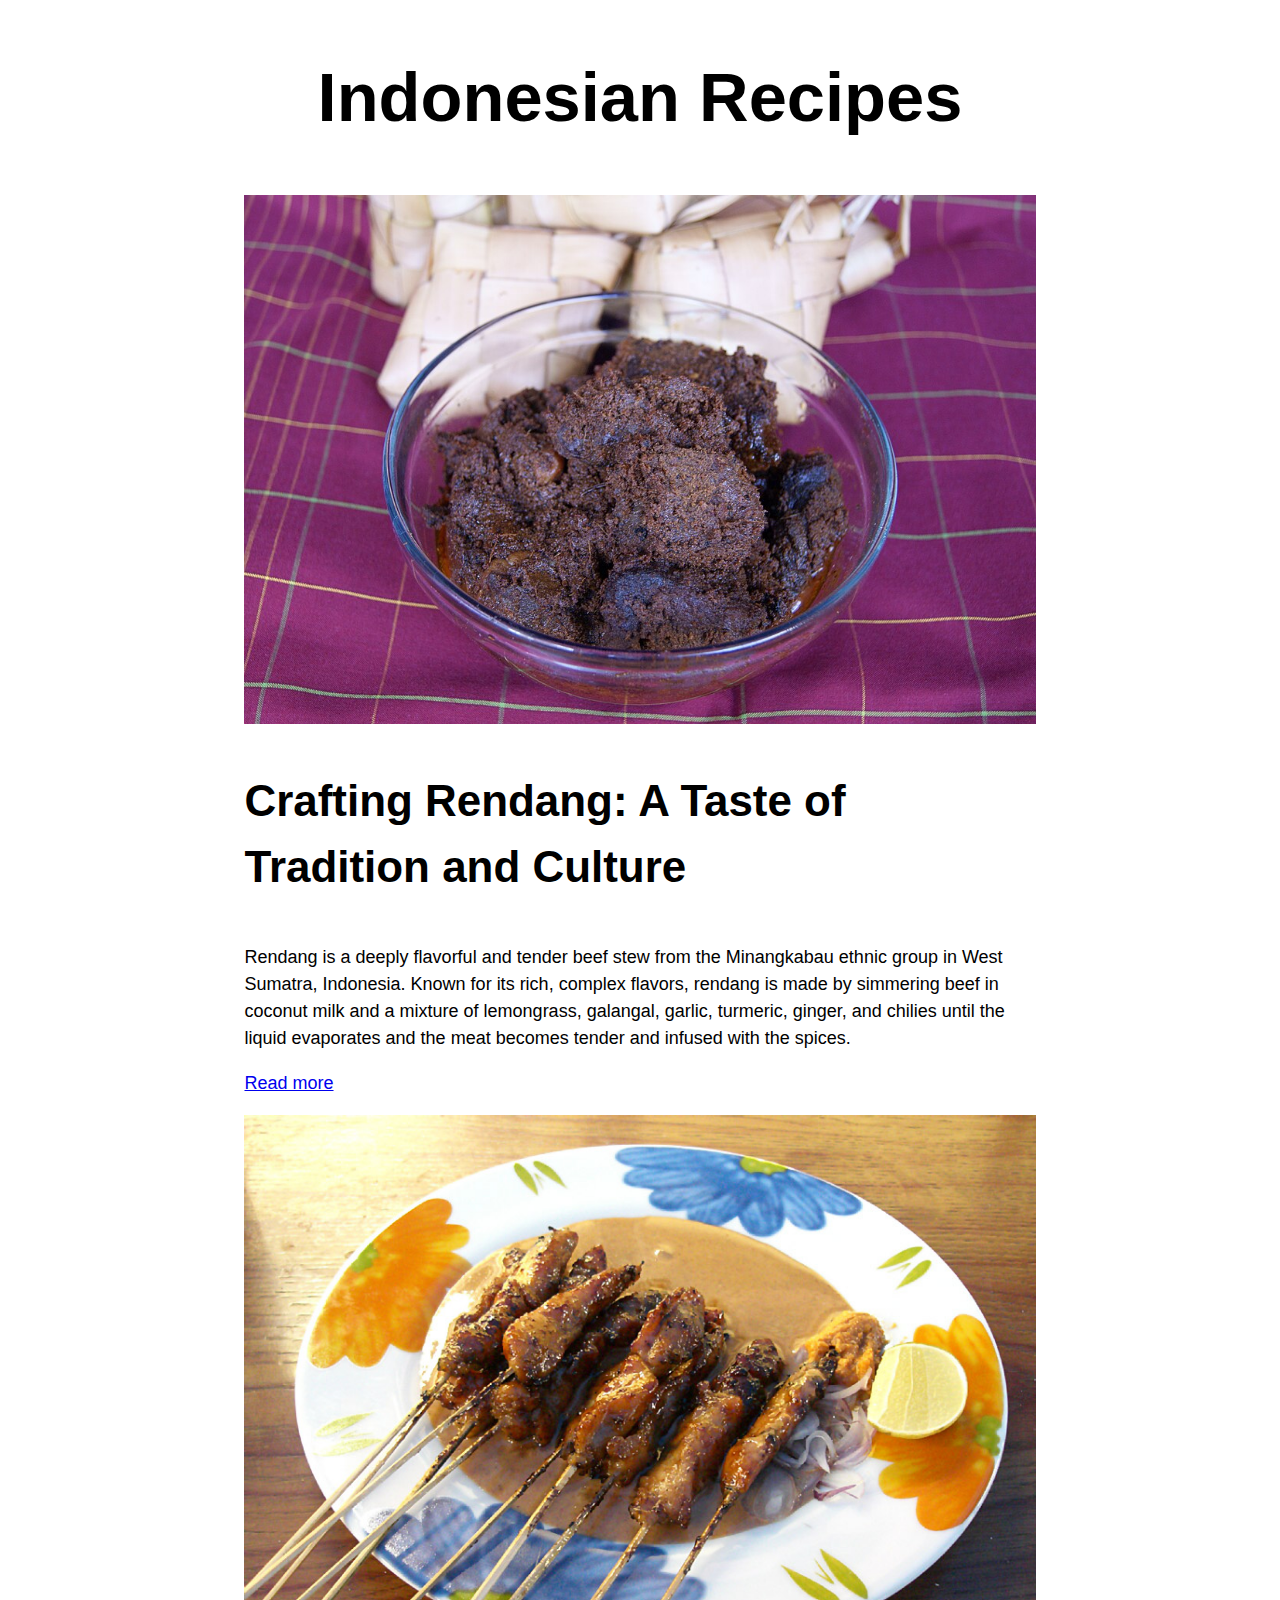
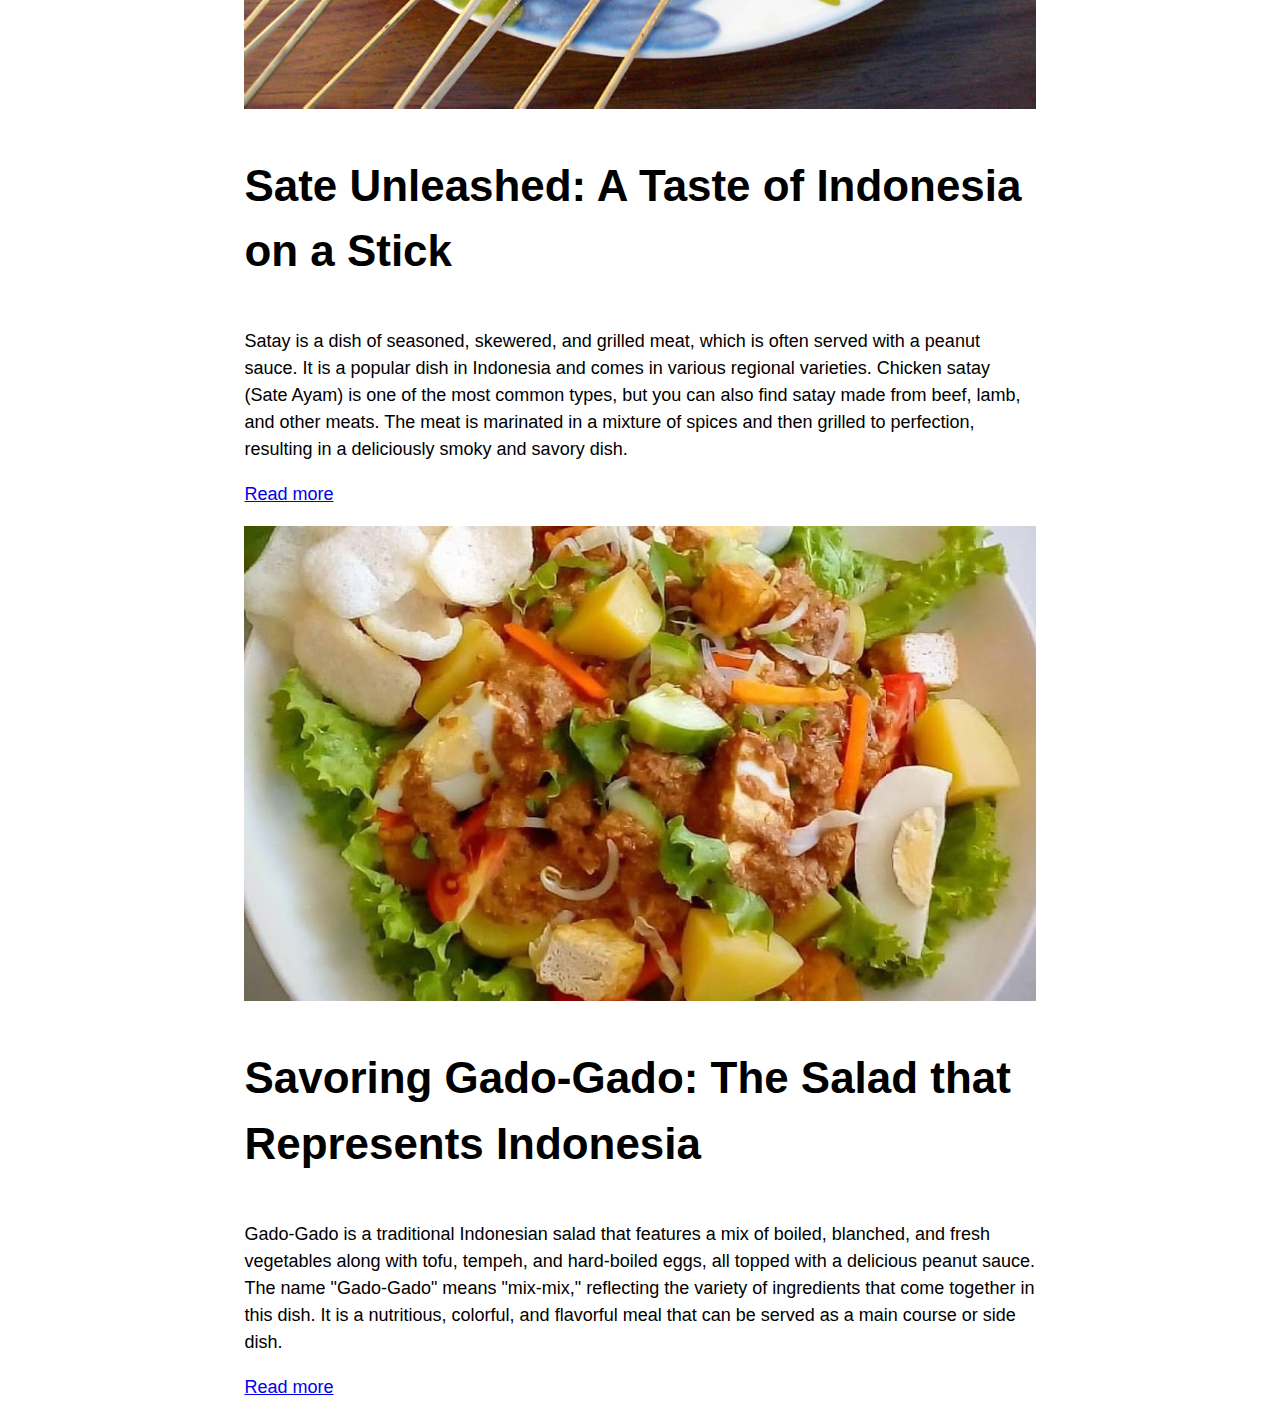
<file: index.html>
<!DOCTYPE html>
<html lang="en">
<head>
    <meta charset="UTF-8">
    <meta name="viewport" content="width=device-width, initial-scale=1.0">
    <link rel="stylesheet" href="styles.css">
    <title>Indonesian Recipes</title>
</head>
<body>
    <h1 id="header">Indonesian Recipes</h1>
    <img src="./images/rendang.jpg" alt="rendang">
    <h3>Crafting Rendang: A Taste of Tradition and Culture</h3>
    <p>Rendang is a deeply flavorful and tender beef stew from the Minangkabau ethnic group in West Sumatra, Indonesia. Known for its rich, complex flavors, rendang is made by simmering beef in coconut milk and a mixture of lemongrass, galangal, garlic, turmeric, ginger, and chilies until the liquid evaporates and the meat becomes tender and infused with the spices.</p>
    <p><a href="./recipes/rendang.html">Read more</a></p>
    <img src="./images/sate.jpg" alt="sate">
    <h3>Sate Unleashed: A Taste of Indonesia on a Stick</h3>
    <p>Satay is a dish of seasoned, skewered, and grilled meat, which is often served with a peanut sauce. It is a popular dish in Indonesia and comes in various regional varieties. Chicken satay (Sate Ayam) is one of the most common types, but you can also find satay made from beef, lamb, and other meats. The meat is marinated in a mixture of spices and then grilled to perfection, resulting in a deliciously smoky and savory dish.</p>
    <p><a href="./recipes/sate.html">Read more</a></p>
    <img src="./images/gado.jpg" alt="gado-gado">
    <h3>Savoring Gado-Gado: The Salad that Represents Indonesia</h3>
    <p>Gado-Gado is a traditional Indonesian salad that features a mix of boiled, blanched, and fresh vegetables along with tofu, tempeh, and hard-boiled eggs, all topped with a delicious peanut sauce. The name "Gado-Gado" means "mix-mix," reflecting the variety of ingredients that come together in this dish. It is a nutritious, colorful, and flavorful meal that can be served as a main course or side dish.</p>
    <p><a href="./recipes/gado.html">Read more</a></p>
</body>
</html>
</file>
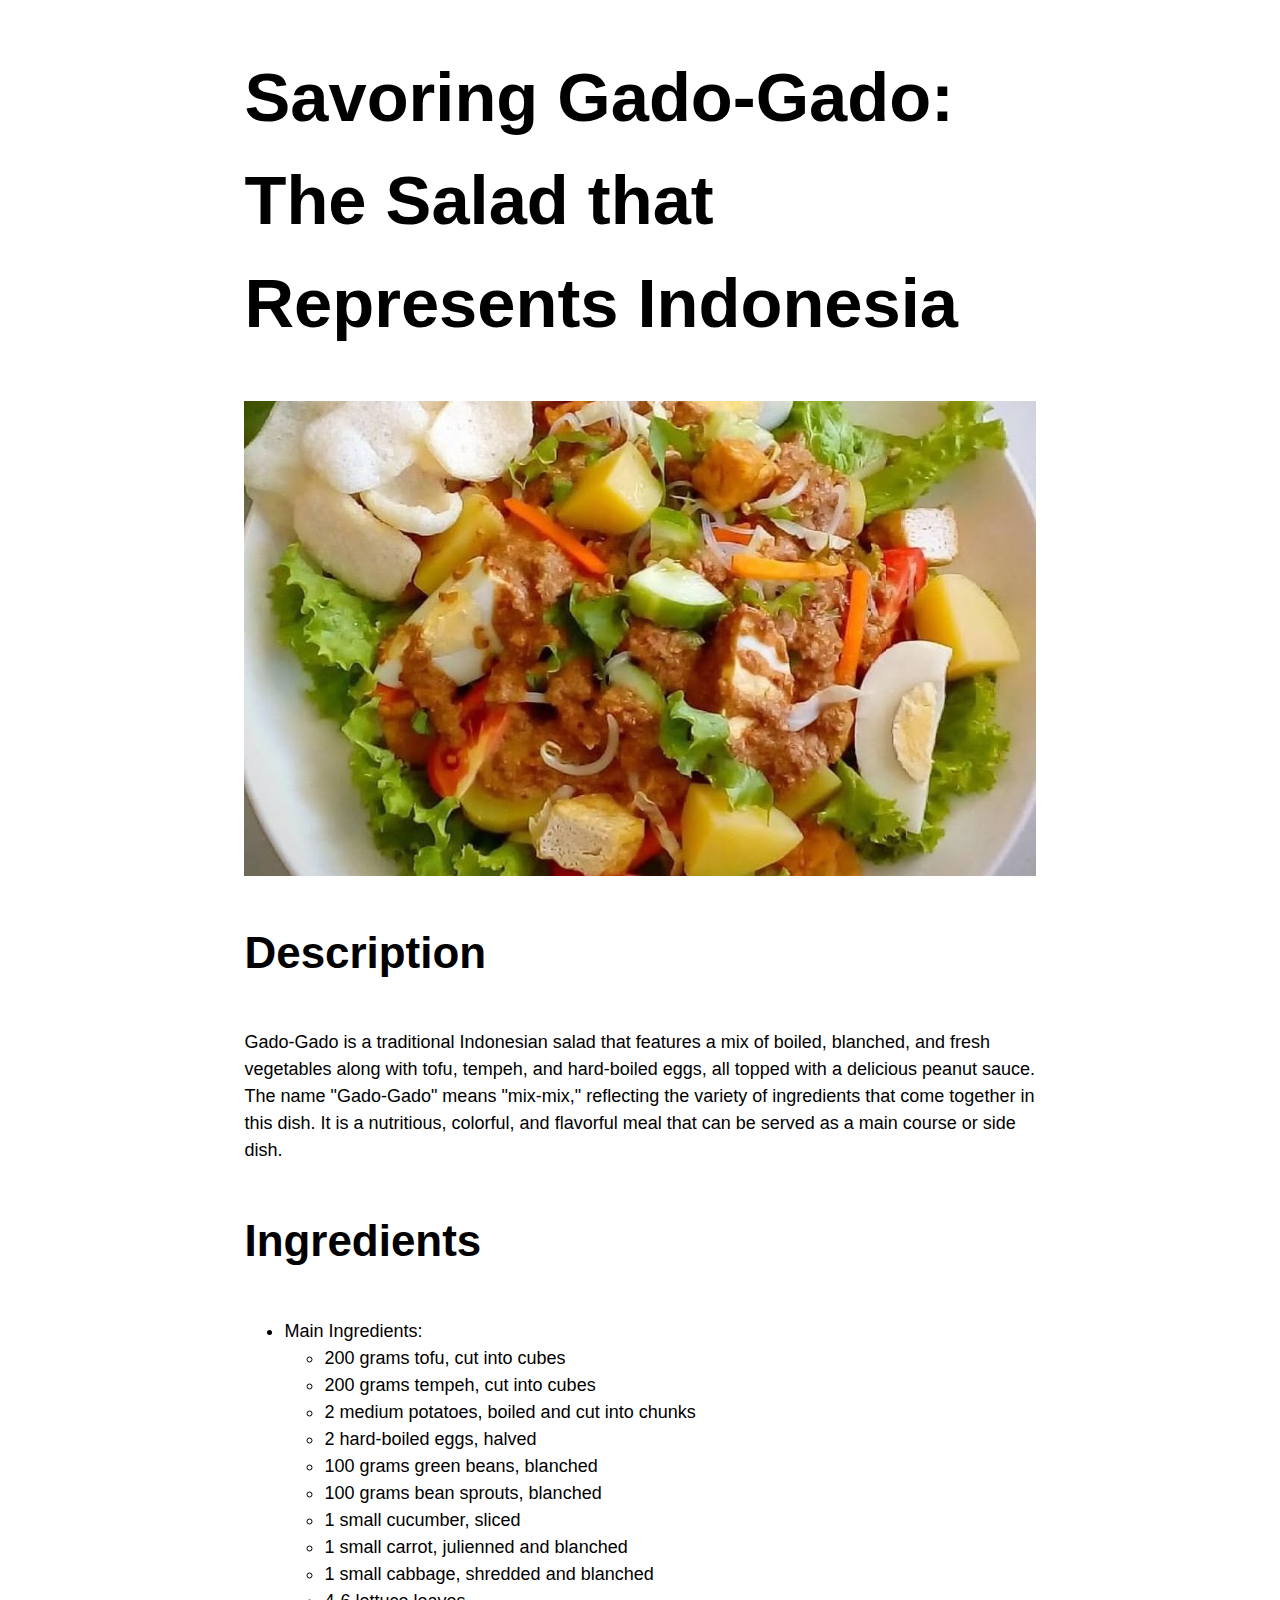
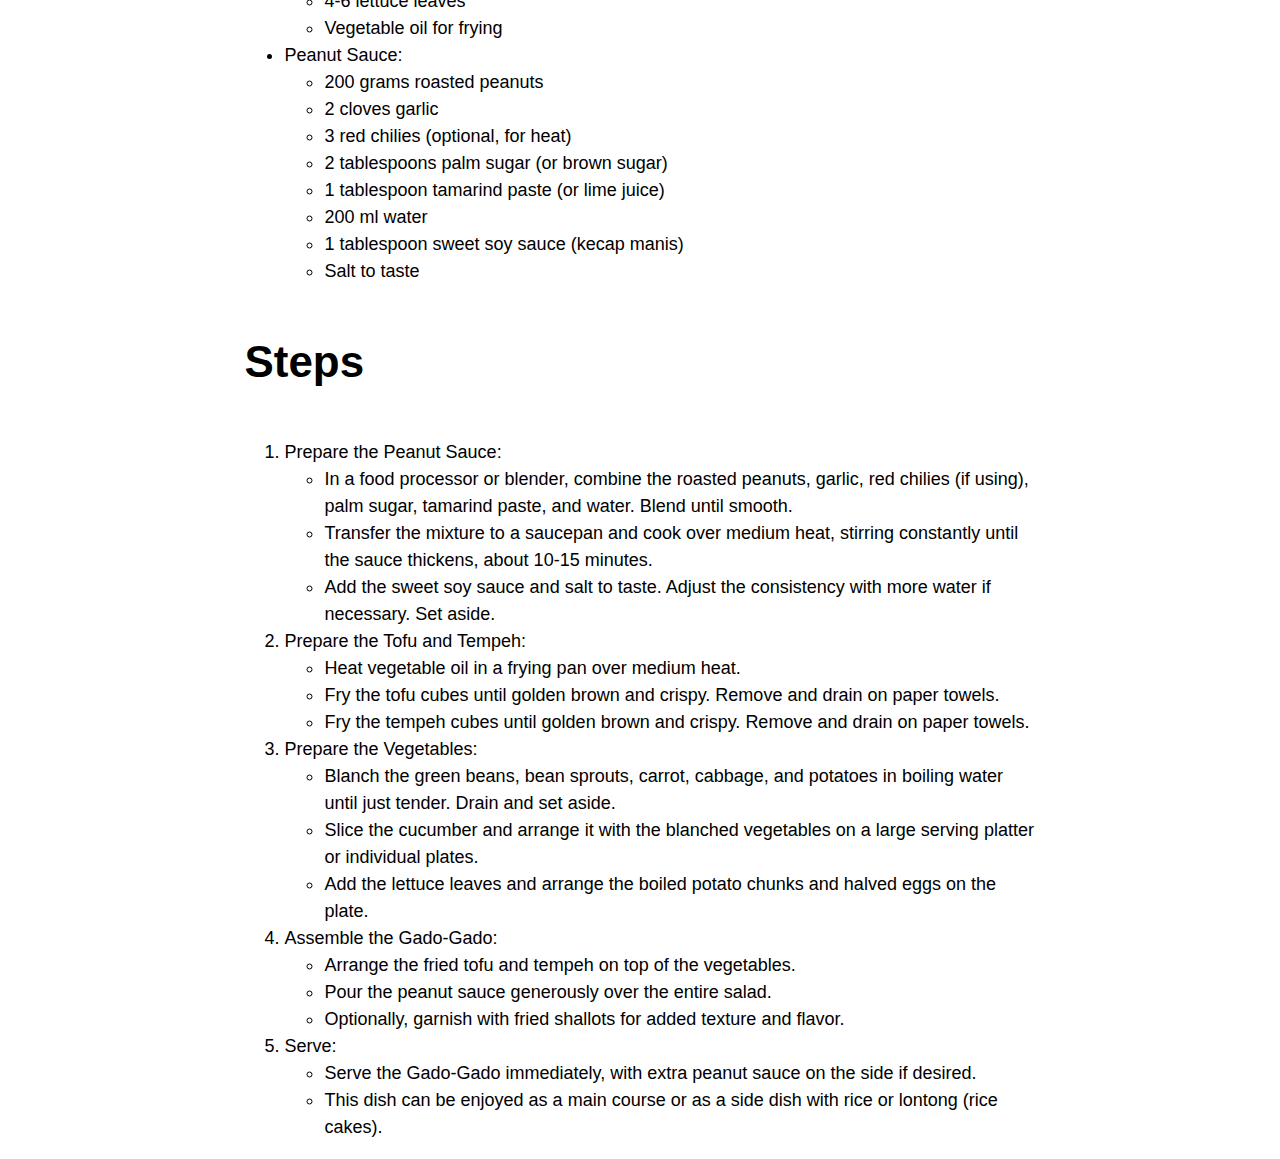
<file: recipes/gado.html>
<!DOCTYPE html>
<html lang="en">
<head>
    <meta charset="UTF-8">
    <meta name="viewport" content="width=device-width, initial-scale=1.0">
    <link rel="stylesheet" href="../styles.css">
    <title>Gado-Gado</title>
</head>
<body>
    <h1 id="judul">Savoring Gado-Gado: The Salad that Represents Indonesia</h1>
    <img src="../images/gado.jpg" alt="gado-gado">
    <h3 id="judul">Description</h3>
    <p>Gado-Gado is a traditional Indonesian salad that features a mix of boiled, blanched, and fresh vegetables along with tofu, tempeh, and hard-boiled eggs, all topped with a delicious peanut sauce. The name "Gado-Gado" means "mix-mix," reflecting the variety of ingredients that come together in this dish. It is a nutritious, colorful, and flavorful meal that can be served as a main course or side dish.</p>
    <h3 id="judul">Ingredients</h3>
    <ul>
        <li>Main Ingredients:</li>
        <ul>
            <li>200 grams tofu, cut into cubes</li>
            <li>200 grams tempeh, cut into cubes</li>
            <li>2 medium potatoes, boiled and cut into chunks</li>
            <li>2 hard-boiled eggs, halved</li>
            <li>100 grams green beans, blanched</li>
            <li>100 grams bean sprouts, blanched</li>
            <li>1 small cucumber, sliced</li>
            <li>1 small carrot, julienned and blanched</li>
            <li>1 small cabbage, shredded and blanched</li>
            <li>4-6 lettuce leaves</li>
            <li>Vegetable oil for frying</li>
        </ul>
        <li>Peanut Sauce:</li>
        <ul>
            <li>200 grams roasted peanuts</li>
            <li>2 cloves garlic</li>
            <li>3 red chilies (optional, for heat)</li>
            <li>2 tablespoons palm sugar (or brown sugar)</li>
            <li>1 tablespoon tamarind paste (or lime juice)</li>
            <li>200 ml water</li>
            <li>1 tablespoon sweet soy sauce (kecap manis)</li>
            <li>Salt to taste</li>
        </ul>
        </li>

    </ul>
    <h3 id="judul">Steps</h3>
    <ol>
        <li>Prepare the Peanut Sauce:</li>
        <ul>
            <li>In a food processor or blender, combine the roasted peanuts, garlic, red chilies (if using), palm sugar, tamarind paste, and water. Blend until smooth.</li>
            <li>Transfer the mixture to a saucepan and cook over medium heat, stirring constantly until the sauce thickens, about 10-15 minutes.</li>
            <li>Add the sweet soy sauce and salt to taste. Adjust the consistency with more water if necessary. Set aside.</li>            
        </ul>
        <li>Prepare the Tofu and Tempeh:</li>
        <ul>
            <li>Heat vegetable oil in a frying pan over medium heat.</li>
            <li>Fry the tofu cubes until golden brown and crispy. Remove and drain on paper towels.</li>
            <li>Fry the tempeh cubes until golden brown and crispy. Remove and drain on paper towels.</li>            
        </ul>
        <li>Prepare the Vegetables:</li>
        <ul>
            <li>Blanch the green beans, bean sprouts, carrot, cabbage, and potatoes in boiling water until just tender. Drain and set aside.</li>
            <li>Slice the cucumber and arrange it with the blanched vegetables on a large serving platter or individual plates.</li>
            <li>Add the lettuce leaves and arrange the boiled potato chunks and halved eggs on the plate.</li>            
        </ul>
        <li>Assemble the Gado-Gado:</li>
        <ul>
            <li>Arrange the fried tofu and tempeh on top of the vegetables.</li>
            <li>Pour the peanut sauce generously over the entire salad.</li>
            <li>Optionally, garnish with fried shallots for added texture and flavor.</li>            
        </ul>
        <li>Serve:</li>
        <ul>
            <li>Serve the Gado-Gado immediately, with extra peanut sauce on the side if desired.</li>
            <li>This dish can be enjoyed as a main course or as a side dish with rice or lontong (rice cakes).</li>            
        </ul>
    </ol>
</body>
</html>
</file>
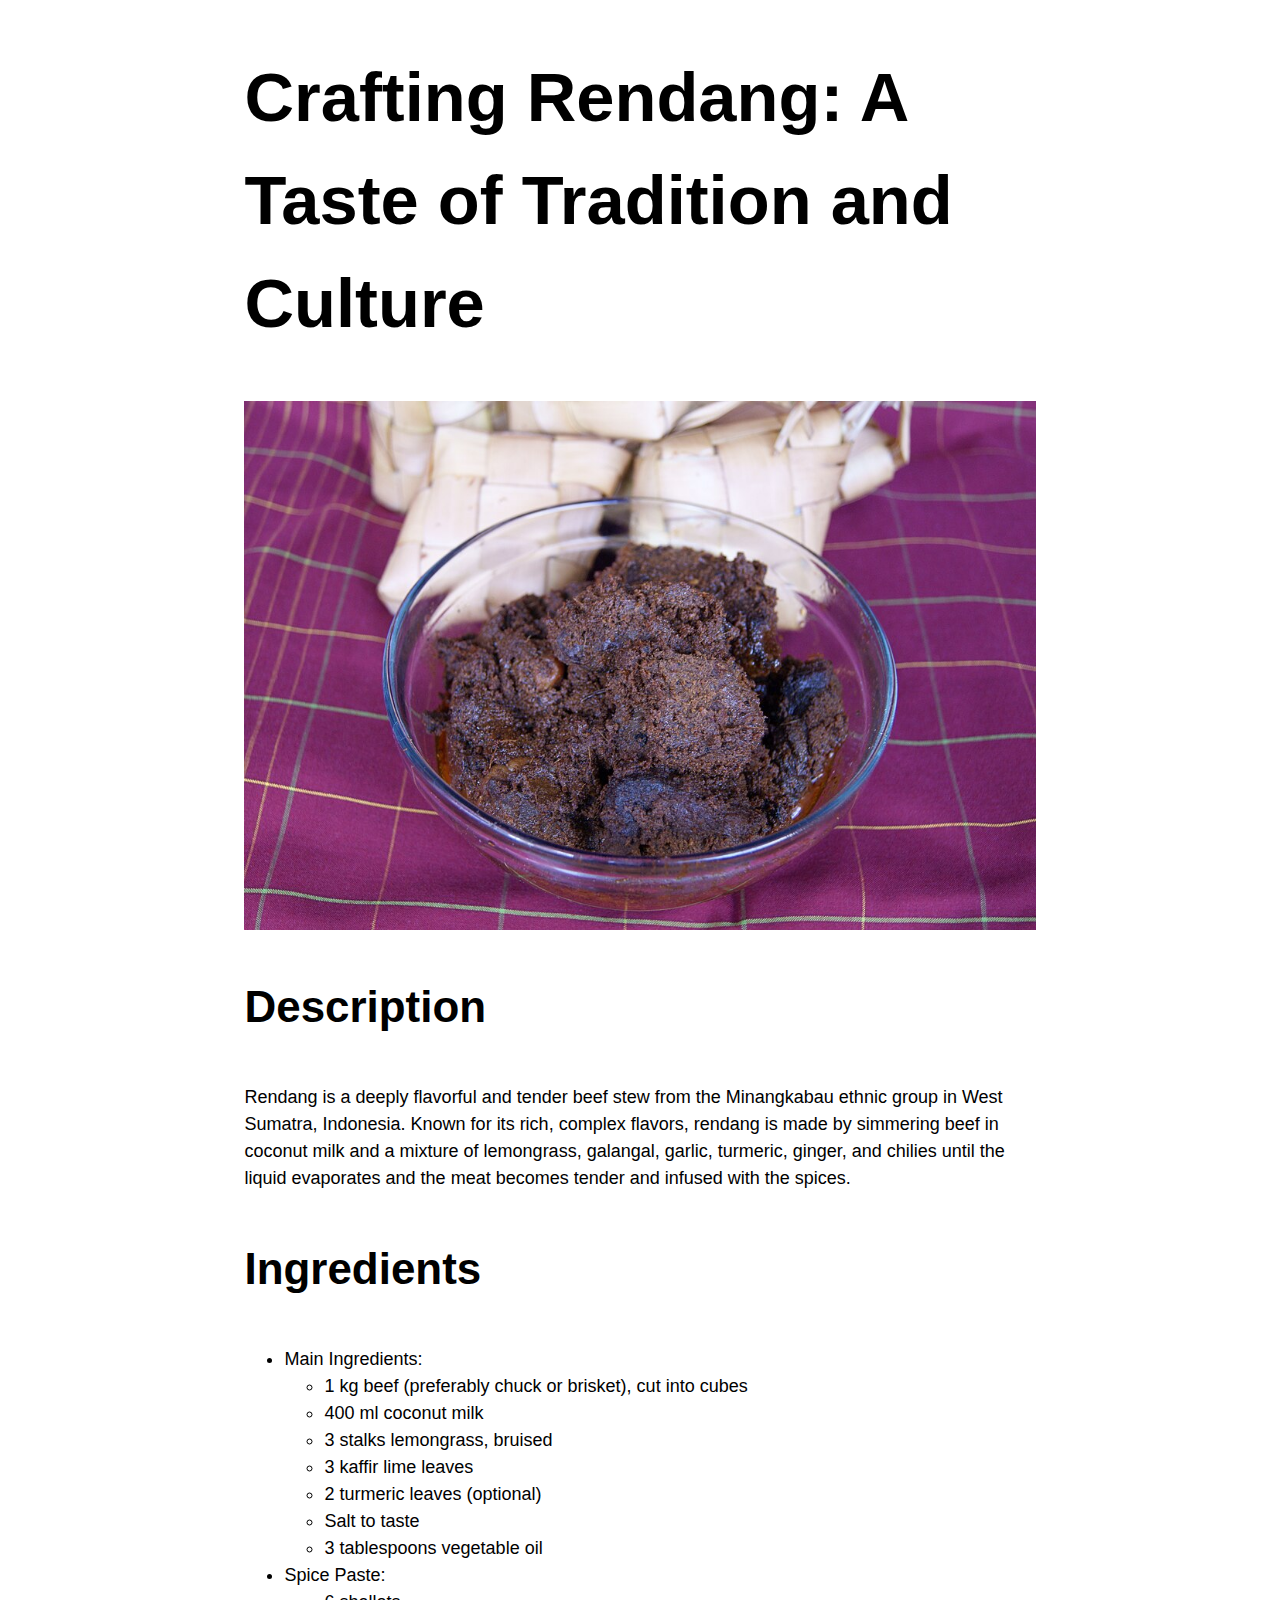
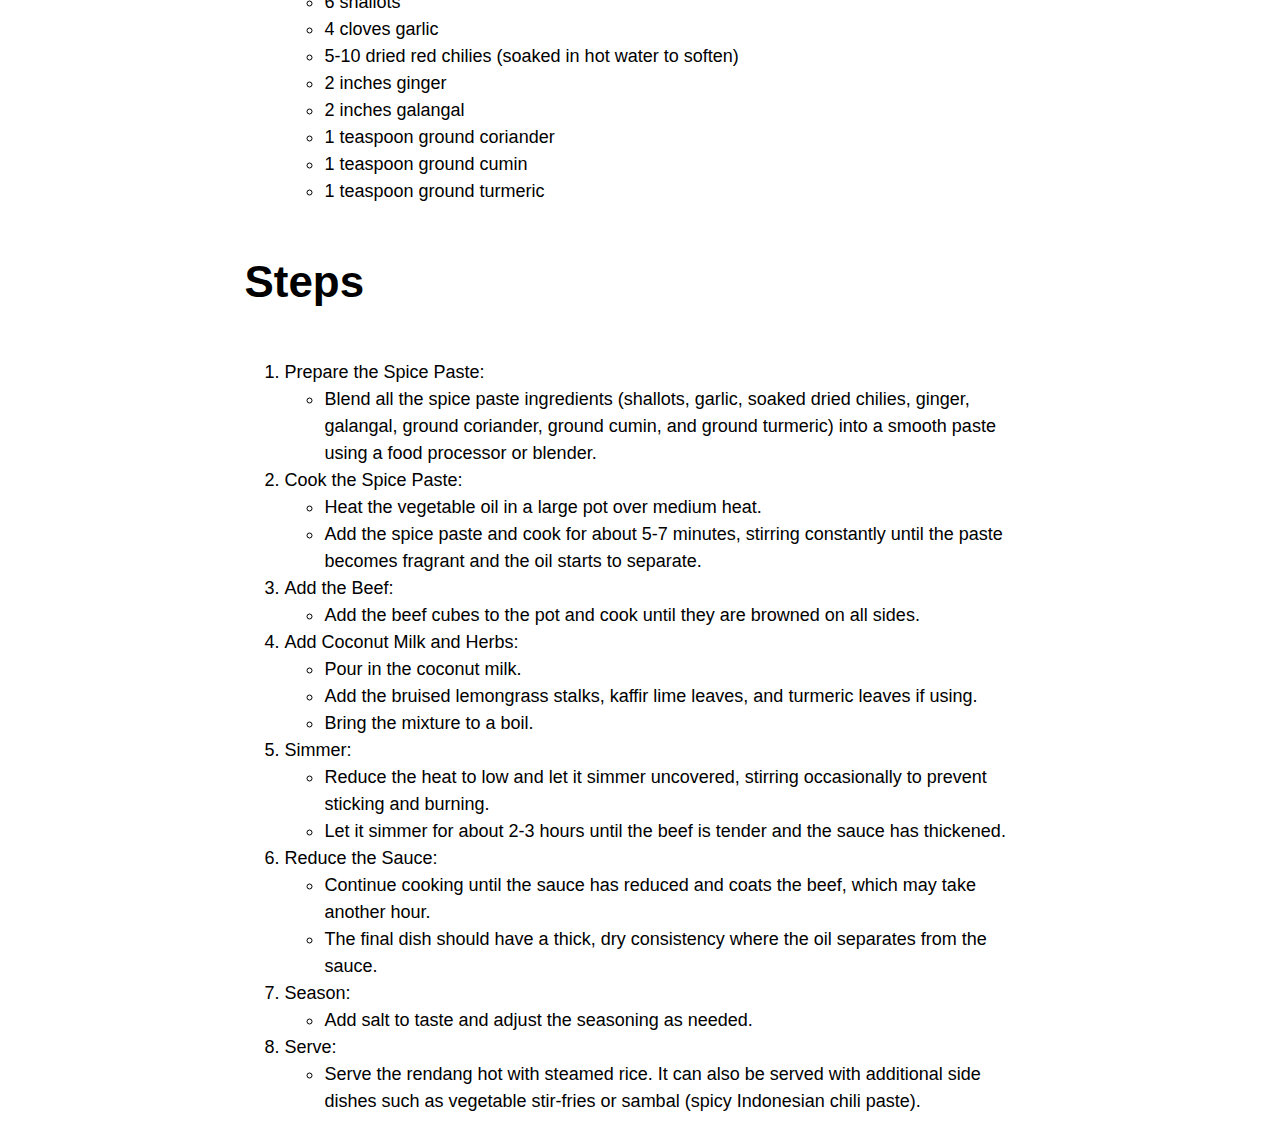
<file: recipes/rendang.html>
<!DOCTYPE html>
<html lang="en">
<head>
    <meta charset="UTF-8">
    <meta name="viewport" content="width=device-width, initial-scale=1.0">
    <link rel="stylesheet" href="../styles.css">
    <title>Rendang</title>
</head>
<body>
    <h1 id="judul">Crafting Rendang: A Taste of Tradition and Culture</h1>
    <img src="../images/rendang.jpg" alt="rendang">
    <h3 id="judul">Description</h3>
    <p>Rendang is a deeply flavorful and tender beef stew from the Minangkabau ethnic group in West Sumatra, Indonesia. Known for its rich, complex flavors, rendang is made by simmering beef in coconut milk and a mixture of lemongrass, galangal, garlic, turmeric, ginger, and chilies until the liquid evaporates and the meat becomes tender and infused with the spices.</p>
    <h3 id="judul">Ingredients</h3>
    <ul>
        <li>Main Ingredients:</li>
        <ul>
            <li>1 kg beef (preferably chuck or brisket), cut into cubes</li>
            <li>400 ml coconut milk</li>
            <li>3 stalks lemongrass, bruised</li>
            <li>3 kaffir lime leaves</li>
            <li>2 turmeric leaves (optional)</li>
            <li>Salt to taste</li>
            <li>3 tablespoons vegetable oil</li>
        </ul>
        <li>Spice Paste:
            <ul>
            <li>6 shallots</li>
            <li>4 cloves garlic</li>
            <li>5-10 dried red chilies (soaked in hot water to soften)</li>
            <li>2 inches ginger</li>
            <li>2 inches galangal</li>
            <li>1 teaspoon ground coriander</li>
            <li>1 teaspoon ground cumin</li>
            <li>1 teaspoon ground turmeric</li>
        </ul>
    </ul>
    <h3 id="judul">Steps</h3>
    <ol>
        <li>Prepare the Spice Paste:</li>
            <ul>
                <li>Blend all the spice paste ingredients (shallots, garlic, soaked dried chilies, ginger, galangal, ground coriander, ground cumin, and ground turmeric) into a smooth paste using a food processor or blender.</li>
            </ul>
        <li>Cook the Spice Paste:</li>
            <ul>
                <li>Heat the vegetable oil in a large pot over medium heat.</li>
                <li>Add the spice paste and cook for about 5-7 minutes, stirring constantly until the paste becomes fragrant and the oil starts to separate.</li>
            </ul>
        <li>Add the Beef:</li>
            <ul>
                <li>Add the beef cubes to the pot and cook until they are browned on all sides.</li>
            </ul>
        <li>Add Coconut Milk and Herbs:</li>
            <ul>
                <li>Pour in the coconut milk.</li>
                <li>Add the bruised lemongrass stalks, kaffir lime leaves, and turmeric leaves if using.</li>
                <li>Bring the mixture to a boil.</li>
            </ul>
        <li>Simmer:</li>
            <ul>
                <li>Reduce the heat to low and let it simmer uncovered, stirring occasionally to prevent sticking and burning.</li>
                <li>Let it simmer for about 2-3 hours until the beef is tender and the sauce has thickened.</li>
            </ul>
        <li>Reduce the Sauce:</li>
            <ul>
                <li>Continue cooking until the sauce has reduced and coats the beef, which may take another hour.</li>
                <li>The final dish should have a thick, dry consistency where the oil separates from the sauce.</li>
            </ul>
        <li>Season:</li>
            <ul>
                <li>Add salt to taste and adjust the seasoning as needed.</li>
            </ul>
        <li>Serve:</li>
            <ul>
                <li>Serve the rendang hot with steamed rice. It can also be served with additional side dishes such as vegetable stir-fries or sambal (spicy Indonesian chili paste).</li>
            </ul>
    </ol>
</body>
</html>
</file>
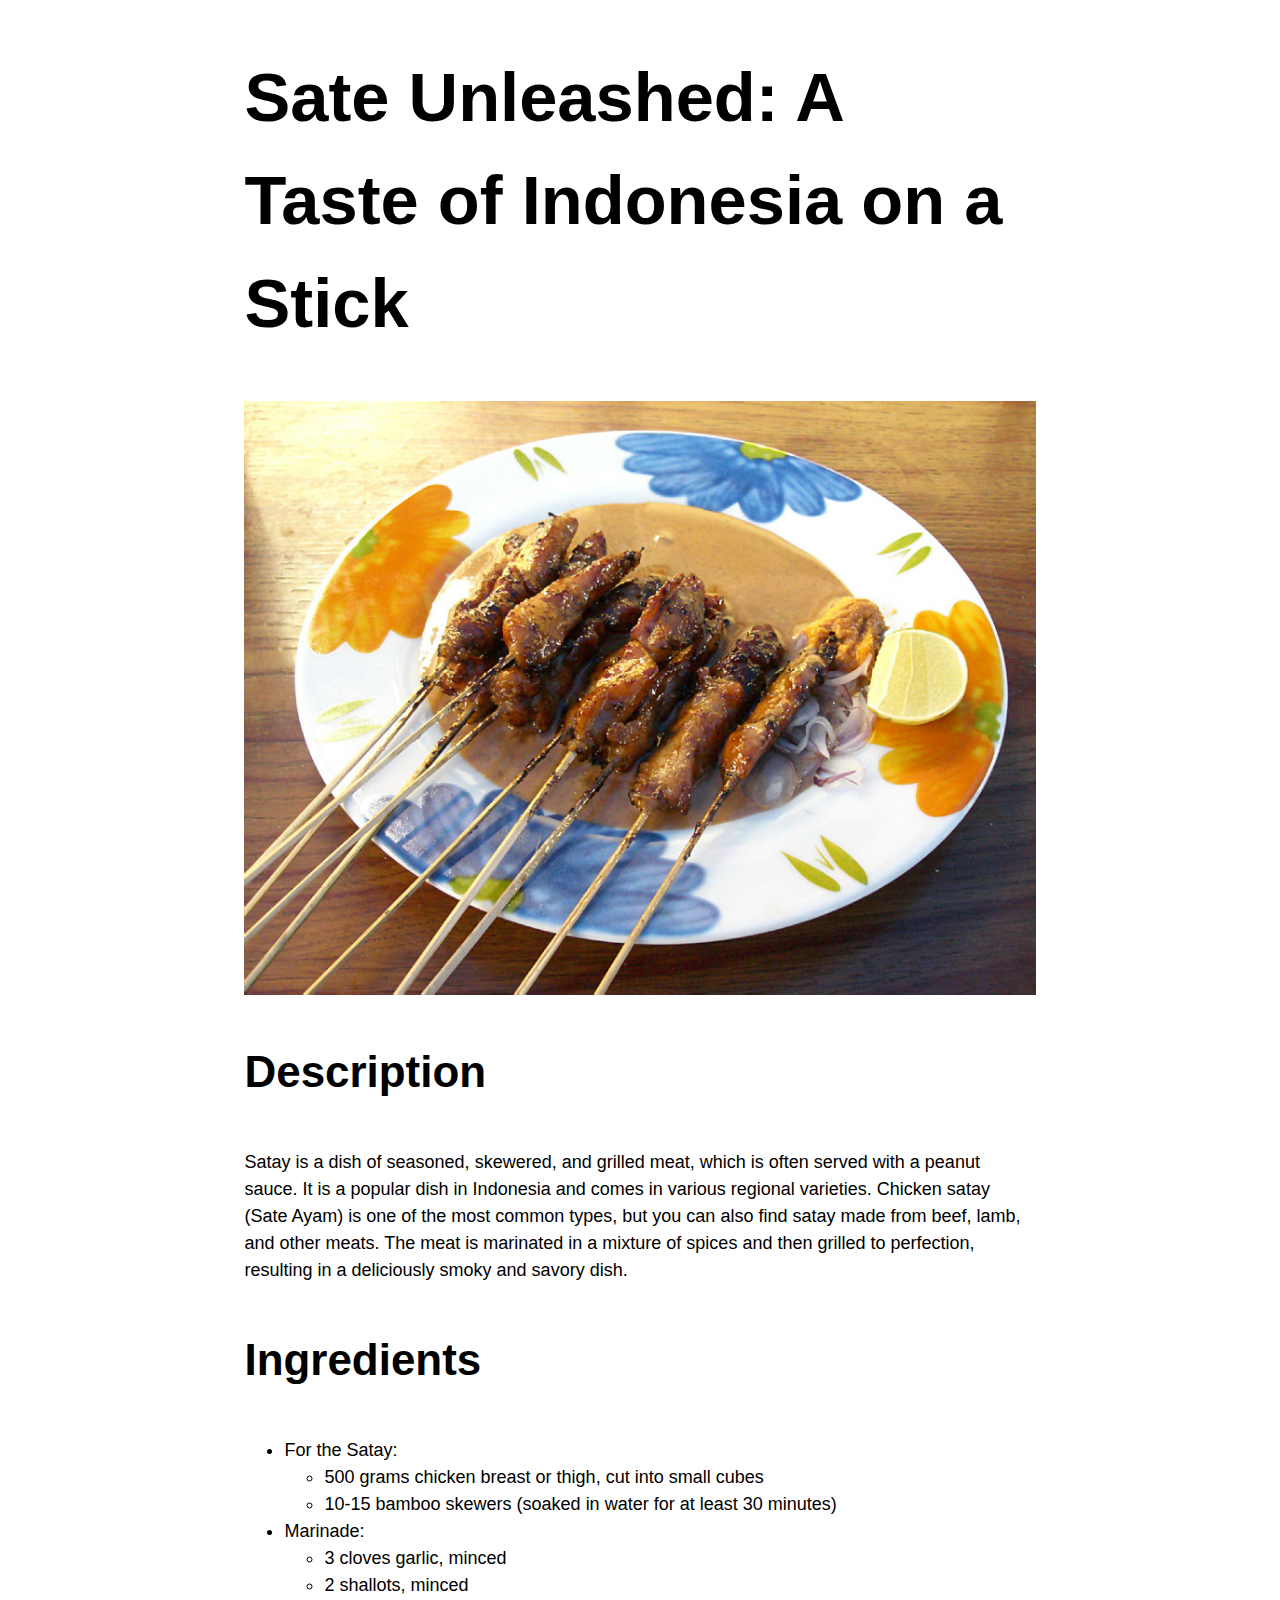
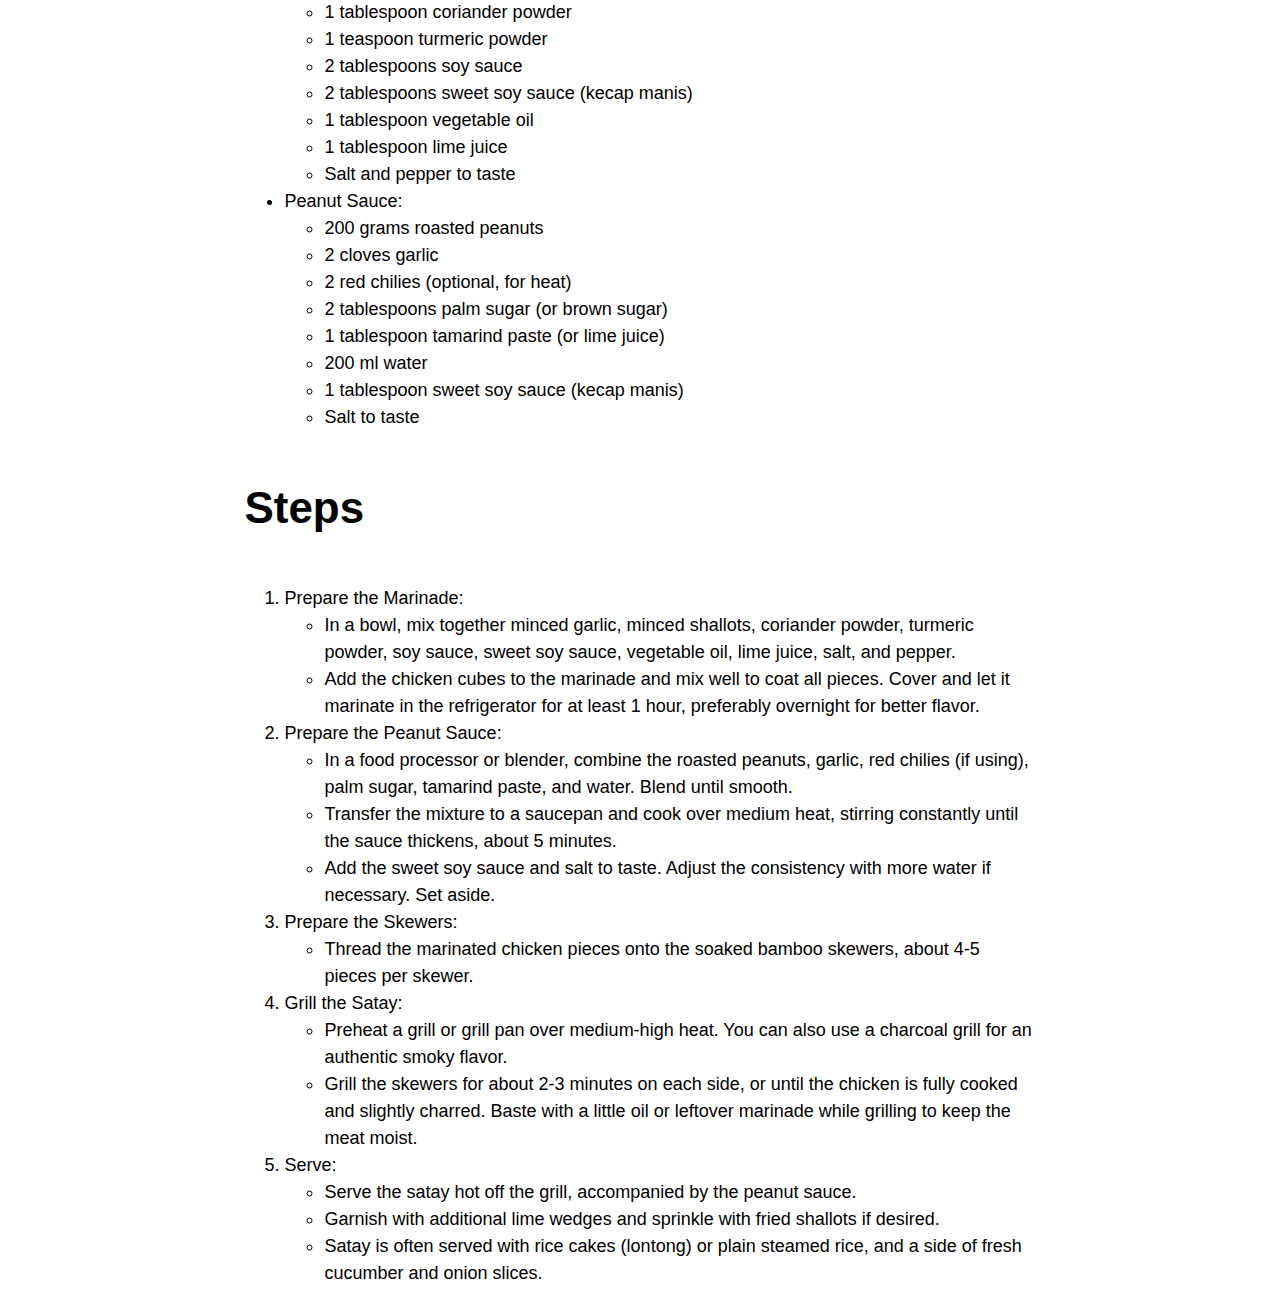
<file: recipes/sate.html>
<!DOCTYPE html>
<html lang="en">
<head>
    <meta charset="UTF-8">
    <meta name="viewport" content="width=device-width, initial-scale=1.0">
    <link rel="stylesheet" href="../styles.css">
    <title>Sate</title>
</head>
<body>
    <h1 id="judul">Sate Unleashed: A Taste of Indonesia on a Stick</h1>
    <img src="../images/sate.jpg" alt="sate">
    <h3 id="judul">Description</h3>
    <p>Satay is a dish of seasoned, skewered, and grilled meat, which is often served with a peanut sauce. It is a popular dish in Indonesia and comes in various regional varieties. Chicken satay (Sate Ayam) is one of the most common types, but you can also find satay made from beef, lamb, and other meats. The meat is marinated in a mixture of spices and then grilled to perfection, resulting in a deliciously smoky and savory dish.</p>
    <h3 id="judul">Ingredients</h3>
    <ul>
        <li>For the Satay:</li>
        <ul>
            <li>500 grams chicken breast or thigh, cut into small cubes</li>
            <li>10-15 bamboo skewers (soaked in water for at least 30 minutes)</li>
        </ul>
        <li>Marinade:
            <ul>
                <li>3 cloves garlic, minced</li>
                <li>2 shallots, minced</li>
                <li>1 tablespoon coriander powder</li>
                <li>1 teaspoon turmeric powder</li>
                <li>2 tablespoons soy sauce</li>
                <li>2 tablespoons sweet soy sauce (kecap manis)</li>
                <li>1 tablespoon vegetable oil</li>
                <li>1 tablespoon lime juice</li>
                <li>Salt and pepper to taste</li>
            </ul>
        </li>
        <li>Peanut Sauce:
            <ul>
                <li>200 grams roasted peanuts</li>
                <li>2 cloves garlic</li>
                <li>2 red chilies (optional, for heat)</li>
                <li>2 tablespoons palm sugar (or brown sugar)</li>
                <li>1 tablespoon tamarind paste (or lime juice)</li>
                <li>200 ml water</li>
                <li>1 tablespoon sweet soy sauce (kecap manis)</li>
                <li>Salt to taste</li></ul>
            </li>
    </ul>
    <h3 id="judul">Steps</h3>
    <ol>
        <li>Prepare the Marinade:</li>
        <ul><li>In a bowl, mix together minced garlic, minced shallots, coriander powder, turmeric powder, soy sauce, sweet soy sauce, vegetable oil, lime juice, salt, and pepper.</li>
            <li>Add the chicken cubes to the marinade and mix well to coat all pieces. Cover and let it marinate in the refrigerator for at least 1 hour, preferably overnight for better flavor.</li>
        </ul>
        <li>Prepare the Peanut Sauce:</li>
        <ul>
            <li>In a food processor or blender, combine the roasted peanuts, garlic, red chilies (if using), palm sugar, tamarind paste, and water. Blend until smooth.</li>
                <li>Transfer the mixture to a saucepan and cook over medium heat, stirring constantly until the sauce thickens, about 5 minutes.</li>
                <li>Add the sweet soy sauce and salt to taste. Adjust the consistency with more water if necessary. Set aside.</li>
            </ul>
        <li>Prepare the Skewers:</li>
        <ul>
            <li>Thread the marinated chicken pieces onto the soaked bamboo skewers, about 4-5 pieces per skewer.</li>
        </ul>
        <li>Grill the Satay:</li>
        <ul>
            <li>Preheat a grill or grill pan over medium-high heat. You can also use a charcoal grill for an authentic smoky flavor.</li>
            <li>Grill the skewers for about 2-3 minutes on each side, or until the chicken is fully cooked and slightly charred. Baste with a little oil or leftover marinade while grilling to keep the meat moist.</li>
        </ul>
        <li>Serve:</li>
        <ul>
            <li>Serve the satay hot off the grill, accompanied by the peanut sauce.</li>
            <li>Garnish with additional lime wedges and sprinkle with fried shallots if desired.</li>
            <li>Satay is often served with rice cakes (lontong) or plain steamed rice, and a side of fresh cucumber and onion slices.  </li>
        </ul>
    </ol>
</body>
</html>
</file>
<file: styles.css>
html {
    font-size: 18px; /* 1rem = 16px */
}

body {
    font-family: 'Trebuchet MS', 'Lucida Sans Unicode', 'Lucida Grande', 'Lucida Sans', Arial, sans-serif;
    line-height: 1.5;
    width: 61.8%;
    margin: auto;
}

#header {
    text-align: center;
}

h1 {
    font-size: 3.815rem;
}

h3 {
    font-size: 2.441rem;
}

p, ul, ol {
    font-size: 1rem;
}

img {
    display: block;
    height: auto;
    width:100%;
    margin: auto;
}
</file>
